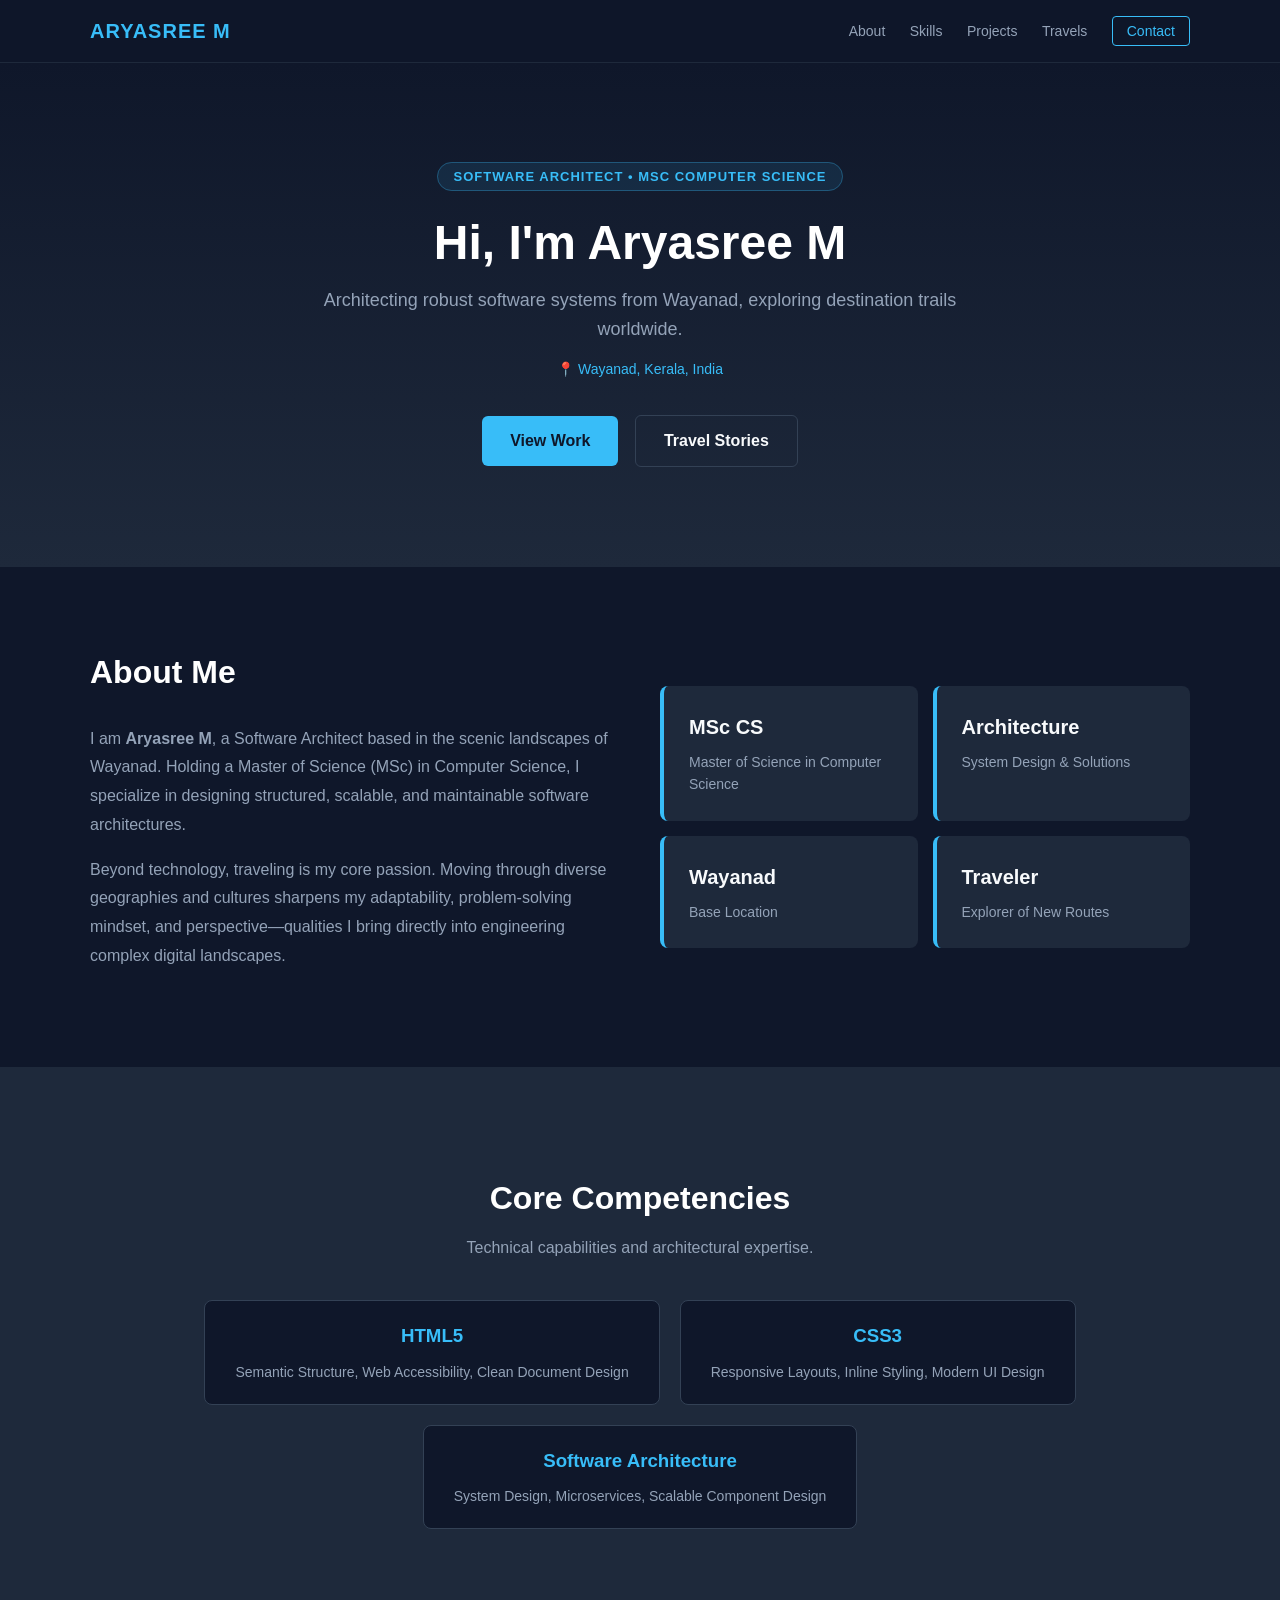
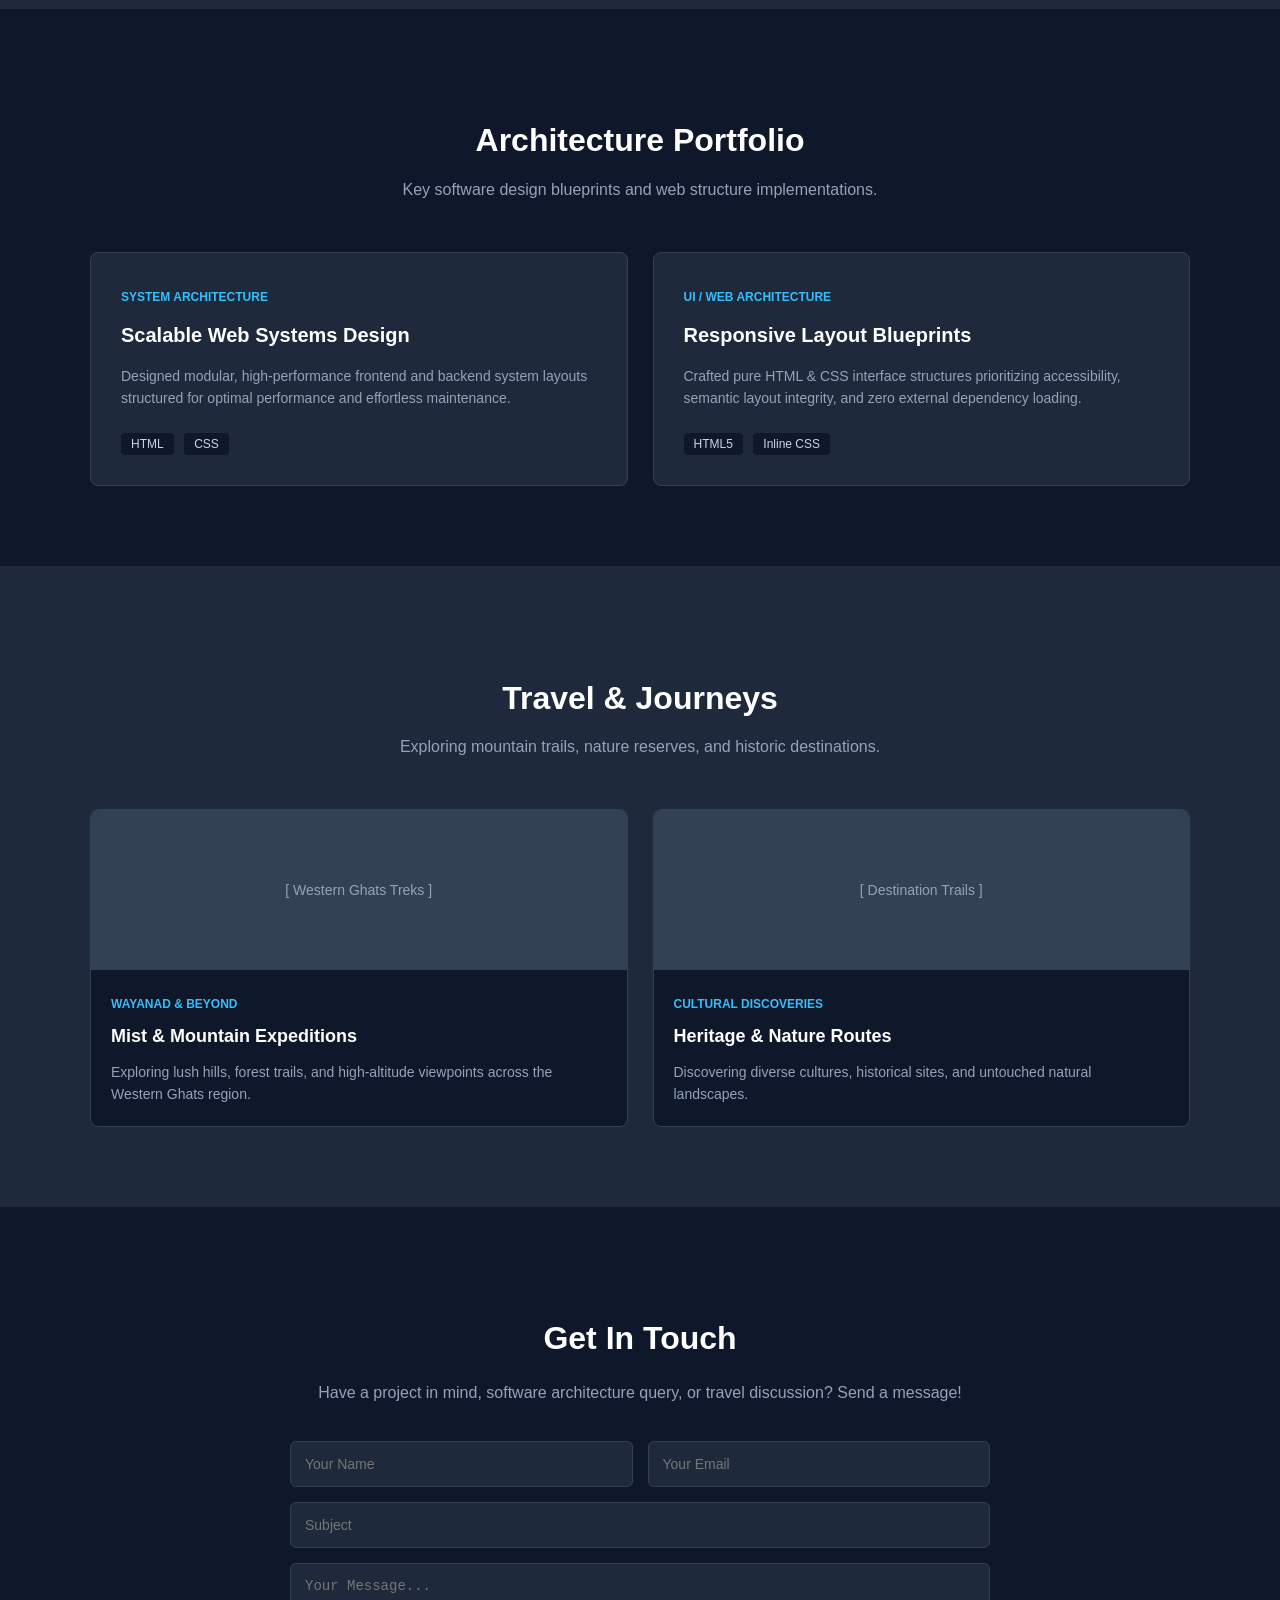
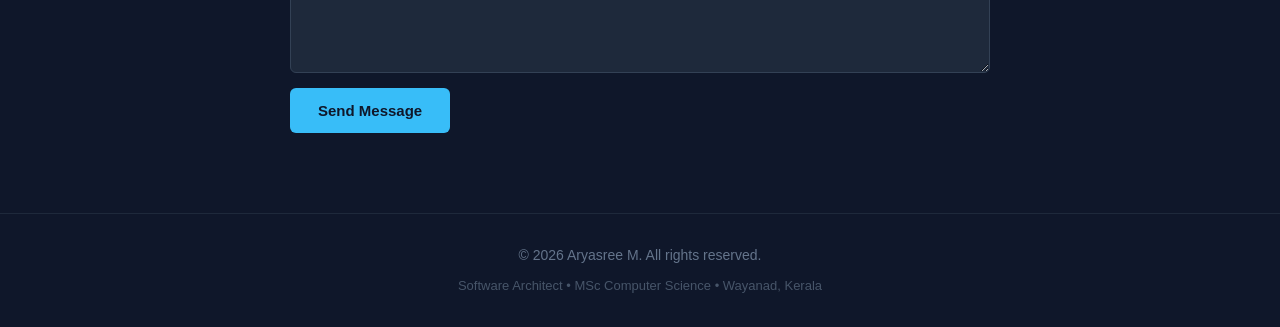
<file: index.html>
<!DOCTYPE html>
<html lang="en">
<head>
  <meta charset="UTF-8">
  <meta name="viewport" content="width=device-width, initial-scale=1.0">
  <title>Aryasree M | Software Architect & Explorer</title>
</head>
<body style="margin: 0; padding: 0; font-family: 'Segoe UI', Tahoma, Geneva, Verdana, sans-serif; background-color: #0f172a; color: #f8fafc; line-height: 1.6;">

  <!-- Navigation Header -->
  <header style="position: sticky; top: 0; background-color: rgba(15, 23, 42, 0.95); backdrop-filter: blur(8px); border-bottom: 1px solid #1e293b; z-index: 1000; padding: 15px 0;">
    <div style="max-width: 1100px; margin: 0 auto; display: flex; justify-content: space-between; align-items: center; padding: 0 20px;">
      <a href="#hero" style="font-size: 20px; font-weight: bold; color: #38bdf8; text-decoration: none; letter-spacing: 1px;">ARYASREE M</a>
      <nav>
        <a href="#about" style="color: #94a3b8; text-decoration: none; margin-left: 20px; font-size: 14px; font-weight: 500;">About</a>
        <a href="#skills" style="color: #94a3b8; text-decoration: none; margin-left: 20px; font-size: 14px; font-weight: 500;">Skills</a>
        <a href="#architecture" style="color: #94a3b8; text-decoration: none; margin-left: 20px; font-size: 14px; font-weight: 500;">Projects</a>
        <a href="#travels" style="color: #94a3b8; text-decoration: none; margin-left: 20px; font-size: 14px; font-weight: 500;">Travels</a>
        <a href="#contact" style="color: #38bdf8; text-decoration: none; margin-left: 20px; font-size: 14px; font-weight: 500; border: 1px solid #38bdf8; padding: 6px 14px; border-radius: 4px;">Contact</a>
      </nav>
    </div>
  </header>

  <!-- Hero Section -->
  <section id="hero" style="padding: 100px 20px; text-align: center; background: linear-gradient(180deg, #0f172a 0%, #1e293b 100%);">
    <div style="max-width: 800px; margin: 0 auto;">
      <span style="background-color: rgba(56, 189, 248, 0.1); color: #38bdf8; border: 1px solid rgba(56, 189, 248, 0.3); padding: 6px 16px; border-radius: 20px; font-size: 13px; font-weight: 600; text-transform: uppercase; letter-spacing: 1px;">Software Architect • MSc Computer Science</span>
      <h1 style="font-size: 48px; margin: 25px 0 15px 0; color: #ffffff; font-weight: 800; line-height: 1.2;">Hi, I'm Aryasree M</h1>
      <p style="font-size: 18px; color: #94a3b8; max-width: 650px; margin: 0 auto 10px auto;">Architecting robust software systems from Wayanad, exploring destination trails worldwide.</p>
      <p style="font-size: 14px; color: #38bdf8; margin-bottom: 35px;">📍 Wayanad, Kerala, India</p>
      <div>
        <a href="#architecture" style="background-color: #38bdf8; color: #0f172a; text-decoration: none; padding: 12px 28px; border-radius: 6px; font-weight: 600; display: inline-block; margin-right: 12px;">View Work</a>
        <a href="#travels" style="background-color: transparent; color: #f8fafc; text-decoration: none; padding: 12px 28px; border-radius: 6px; font-weight: 600; display: inline-block; border: 1px solid #334155;">Travel Stories</a>
      </div>
    </div>
  </section>

  <!-- About Section -->
  <section id="about" style="padding: 80px 20px; max-width: 1100px; margin: 0 auto;">
    <div style="display: flex; flex-wrap: wrap; gap: 40px; align-items: center;">
      <div style="flex: 1; min-width: 300px;">
        <h2 style="font-size: 32px; color: #ffffff; margin-top: 0;">About Me</h2>
        <p style="color: #94a3b8; font-size: 16px; line-height: 1.8;">
          I am <strong>Aryasree M</strong>, a Software Architect based in the scenic landscapes of Wayanad. Holding a Master of Science (MSc) in Computer Science, I specialize in designing structured, scalable, and maintainable software architectures.
        </p>
        <p style="color: #94a3b8; font-size: 16px; line-height: 1.8;">
          Beyond technology, traveling is my core passion. Moving through diverse geographies and cultures sharpens my adaptability, problem-solving mindset, and perspective—qualities I bring directly into engineering complex digital landscapes.
        </p>
      </div>
      <div style="flex: 1; min-width: 300px; display: grid; grid-template-columns: 1fr 1fr; gap: 15px;">
        <div style="background-color: #1e293b; padding: 25px; border-radius: 8px; border-left: 4px solid #38bdf8;">
          <h3 style="margin: 0 0 8px 0; color: #f8fafc; font-size: 20px;">MSc CS</h3>
          <p style="margin: 0; color: #94a3b8; font-size: 14px;">Master of Science in Computer Science</p>
        </div>
        <div style="background-color: #1e293b; padding: 25px; border-radius: 8px; border-left: 4px solid #38bdf8;">
          <h3 style="margin: 0 0 8px 0; color: #f8fafc; font-size: 20px;">Architecture</h3>
          <p style="margin: 0; color: #94a3b8; font-size: 14px;">System Design & Solutions</p>
        </div>
        <div style="background-color: #1e293b; padding: 25px; border-radius: 8px; border-left: 4px solid #38bdf8;">
          <h3 style="margin: 0 0 8px 0; color: #f8fafc; font-size: 20px;">Wayanad</h3>
          <p style="margin: 0; color: #94a3b8; font-size: 14px;">Base Location</p>
        </div>
        <div style="background-color: #1e293b; padding: 25px; border-radius: 8px; border-left: 4px solid #38bdf8;">
          <h3 style="margin: 0 0 8px 0; color: #f8fafc; font-size: 20px;">Traveler</h3>
          <p style="margin: 0; color: #94a3b8; font-size: 14px;">Explorer of New Routes</p>
        </div>
      </div>
    </div>
  </section>

  <!-- Skills Section -->
  <section id="skills" style="background-color: #1e293b; padding: 80px 20px;">
    <div style="max-width: 1100px; margin: 0 auto;">
      <div style="text-align: center; margin-bottom: 40px;">
        <h2 style="font-size: 32px; color: #ffffff; margin-bottom: 10px;">Core Competencies</h2>
        <p style="color: #94a3b8; max-width: 600px; margin: 0 auto;">Technical capabilities and architectural expertise.</p>
      </div>
      <div style="display: flex; justify-content: center; flex-wrap: wrap; gap: 20px;">
        <div style="background-color: #0f172a; padding: 20px 30px; border-radius: 8px; border: 1px solid #334155; min-width: 200px; text-align: center;">
          <h3 style="color: #38bdf8; margin: 0 0 10px 0;">HTML5</h3>
          <p style="color: #94a3b8; font-size: 14px; margin: 0;">Semantic Structure, Web Accessibility, Clean Document Design</p>
        </div>
        <div style="background-color: #0f172a; padding: 20px 30px; border-radius: 8px; border: 1px solid #334155; min-width: 200px; text-align: center;">
          <h3 style="color: #38bdf8; margin: 0 0 10px 0;">CSS3</h3>
          <p style="color: #94a3b8; font-size: 14px; margin: 0;">Responsive Layouts, Inline Styling, Modern UI Design</p>
        </div>
        <div style="background-color: #0f172a; padding: 20px 30px; border-radius: 8px; border: 1px solid #334155; min-width: 200px; text-align: center;">
          <h3 style="color: #38bdf8; margin: 0 0 10px 0;">Software Architecture</h3>
          <p style="color: #94a3b8; font-size: 14px; margin: 0;">System Design, Microservices, Scalable Component Design</p>
        </div>
      </div>
    </div>
  </section>

  <!-- Software Architecture Projects Section -->
  <section id="architecture" style="padding: 80px 20px; max-width: 1100px; margin: 0 auto;">
    <div style="text-align: center; margin-bottom: 50px;">
      <h2 style="font-size: 32px; color: #ffffff; margin-bottom: 10px;">Architecture Portfolio</h2>
      <p style="color: #94a3b8; max-width: 600px; margin: 0 auto;">Key software design blueprints and web structure implementations.</p>
    </div>

    <div style="display: grid; grid-template-columns: repeat(auto-fit, minmax(320px, 1fr)); gap: 25px;">
      <div style="background-color: #1e293b; border-radius: 8px; padding: 30px; border: 1px solid #334155;">
        <span style="font-size: 12px; font-weight: 700; color: #38bdf8; text-transform: uppercase;">System Architecture</span>
        <h3 style="font-size: 20px; color: #ffffff; margin: 10px 0;">Scalable Web Systems Design</h3>
        <p style="color: #94a3b8; font-size: 14px;">Designed modular, high-performance frontend and backend system layouts structured for optimal performance and effortless maintenance.</p>
        <div style="margin-top: 20px;">
          <span style="background-color: #0f172a; color: #cbd5e1; font-size: 12px; padding: 4px 10px; border-radius: 4px; margin-right: 6px;">HTML</span>
          <span style="background-color: #0f172a; color: #cbd5e1; font-size: 12px; padding: 4px 10px; border-radius: 4px;">CSS</span>
        </div>
      </div>

      <div style="background-color: #1e293b; border-radius: 8px; padding: 30px; border: 1px solid #334155;">
        <span style="font-size: 12px; font-weight: 700; color: #38bdf8; text-transform: uppercase;">UI / Web Architecture</span>
        <h3 style="font-size: 20px; color: #ffffff; margin: 10px 0;">Responsive Layout Blueprints</h3>
        <p style="color: #94a3b8; font-size: 14px;">Crafted pure HTML & CSS interface structures prioritizing accessibility, semantic layout integrity, and zero external dependency loading.</p>
        <div style="margin-top: 20px;">
          <span style="background-color: #0f172a; color: #cbd5e1; font-size: 12px; padding: 4px 10px; border-radius: 4px; margin-right: 6px;">HTML5</span>
          <span style="background-color: #0f172a; color: #cbd5e1; font-size: 12px; padding: 4px 10px; border-radius: 4px;">Inline CSS</span>
        </div>
      </div>
    </div>
  </section>

  <!-- Travel & Hobby Section -->
  <section id="travels" style="background-color: #1e293b; padding: 80px 20px;">
    <div style="max-width: 1100px; margin: 0 auto;">
      <div style="text-align: center; margin-bottom: 50px;">
        <h2 style="font-size: 32px; color: #ffffff; margin-bottom: 10px;">Travel & Journeys</h2>
        <p style="color: #94a3b8; max-width: 600px; margin: 0 auto;">Exploring mountain trails, nature reserves, and historic destinations.</p>
      </div>

      <div style="display: grid; grid-template-columns: repeat(auto-fit, minmax(300px, 1fr)); gap: 25px;">
        <div style="background-color: #0f172a; border-radius: 8px; overflow: hidden; border: 1px solid #334155;">
          <div style="background-color: #334155; height: 160px; display: flex; align-items: center; justify-content: center; color: #94a3b8; font-size: 14px;">
            [ Western Ghats Treks ]
          </div>
          <div style="padding: 20px;">
            <span style="color: #38bdf8; font-size: 12px; font-weight: 600;">WAYANAD & BEYOND</span>
            <h3 style="color: #ffffff; margin: 6px 0 10px 0; font-size: 18px;">Mist & Mountain Expeditions</h3>
            <p style="color: #94a3b8; font-size: 14px; margin: 0;">Exploring lush hills, forest trails, and high-altitude viewpoints across the Western Ghats region.</p>
          </div>
        </div>

        <div style="background-color: #0f172a; border-radius: 8px; overflow: hidden; border: 1px solid #334155;">
          <div style="background-color: #334155; height: 160px; display: flex; align-items: center; justify-content: center; color: #94a3b8; font-size: 14px;">
            [ Destination Trails ]
          </div>
          <div style="padding: 20px;">
            <span style="color: #38bdf8; font-size: 12px; font-weight: 600;">CULTURAL DISCOVERIES</span>
            <h3 style="color: #ffffff; margin: 6px 0 10px 0; font-size: 18px;">Heritage & Nature Routes</h3>
            <p style="color: #94a3b8; font-size: 14px; margin: 0;">Discovering diverse cultures, historical sites, and untouched natural landscapes.</p>
          </div>
        </div>
      </div>
    </div>
  </section>

  <!-- Contact Section -->
  <section id="contact" style="padding: 80px 20px; max-width: 700px; margin: 0 auto; text-align: center;">
    <h2 style="font-size: 32px; color: #ffffff; margin-bottom: 15px;">Get In Touch</h2>
    <p style="color: #94a3b8; margin-bottom: 35px;">Have a project in mind, software architecture query, or travel discussion? Send a message!</p>

    <form style="display: flex; flex-direction: column; gap: 15px; text-align: left;" action="#" method="post" onsubmit="return false;">
      <div style="display: flex; gap: 15px;">
        <input type="text" placeholder="Your Name" style="flex: 1; padding: 14px; background-color: #1e293b; border: 1px solid #334155; border-radius: 6px; color: #ffffff; font-size: 14px; outline: none;">
        <input type="email" placeholder="Your Email" style="flex: 1; padding: 14px; background-color: #1e293b; border: 1px solid #334155; border-radius: 6px; color: #ffffff; font-size: 14px; outline: none;">
      </div>
      <input type="text" placeholder="Subject" style="width: 100%; padding: 14px; background-color: #1e293b; border: 1px solid #334155; border-radius: 6px; color: #ffffff; font-size: 14px; outline: none; box-sizing: border-box;">
      <textarea rows="5" placeholder="Your Message..." style="width: 100%; padding: 14px; background-color: #1e293b; border: 1px solid #334155; border-radius: 6px; color: #ffffff; font-size: 14px; outline: none; box-sizing: border-box; resize: vertical;"></textarea>
      <button type="submit" style="background-color: #38bdf8; color: #0f172a; border: none; padding: 14px 28px; font-weight: 700; border-radius: 6px; cursor: pointer; font-size: 15px; align-self: flex-start;">Send Message</button>
    </form>
  </section>

  <!-- Footer -->
  <footer style="padding: 30px 20px; text-align: center; border-top: 1px solid #1e293b; color: #64748b; font-size: 14px; background-color: #0f172a;">
    <div style="max-width: 1100px; margin: 0 auto;">
      <p style="margin: 0 0 10px 0;">&copy; 2026 Aryasree M. All rights reserved.</p>
      <p style="margin: 0; color: #475569; font-size: 13px;">Software Architect • MSc Computer Science • Wayanad, Kerala</p>
    </div>
  </footer>

</body>
</html>
</file>
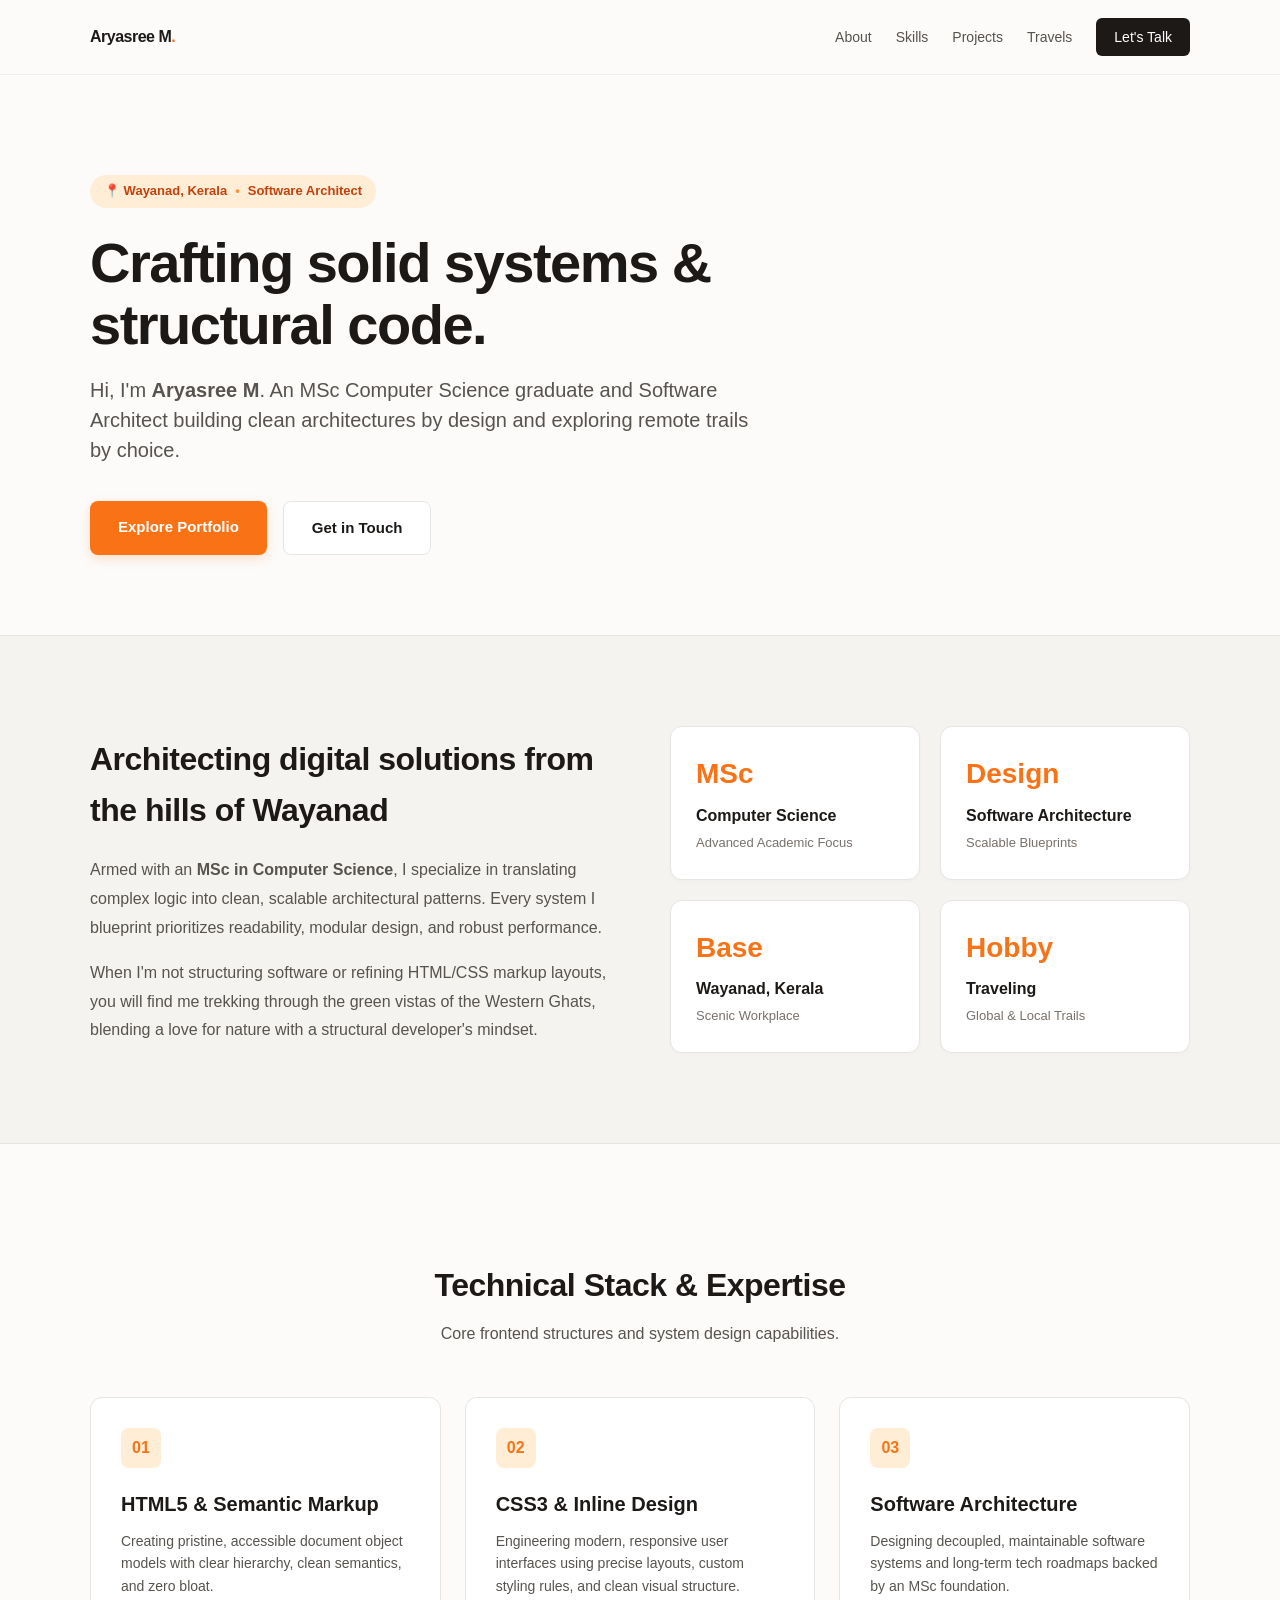
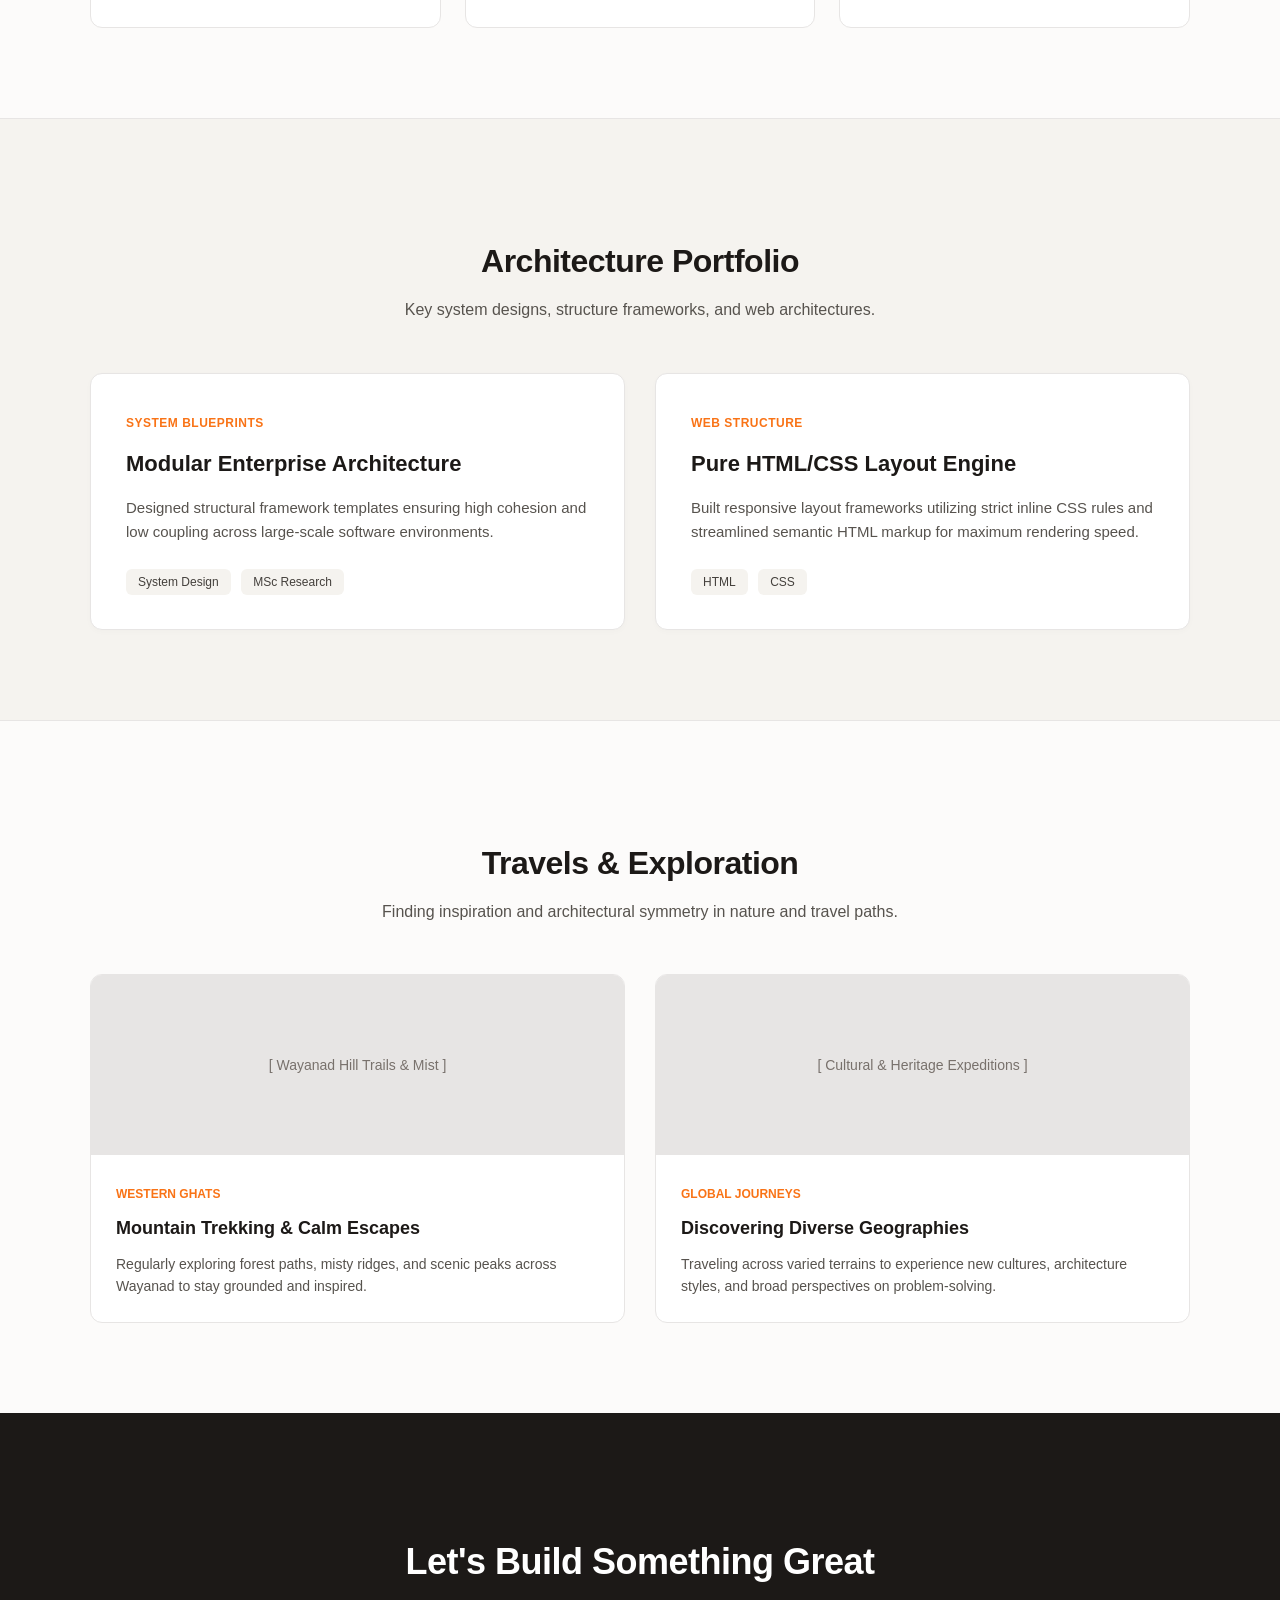
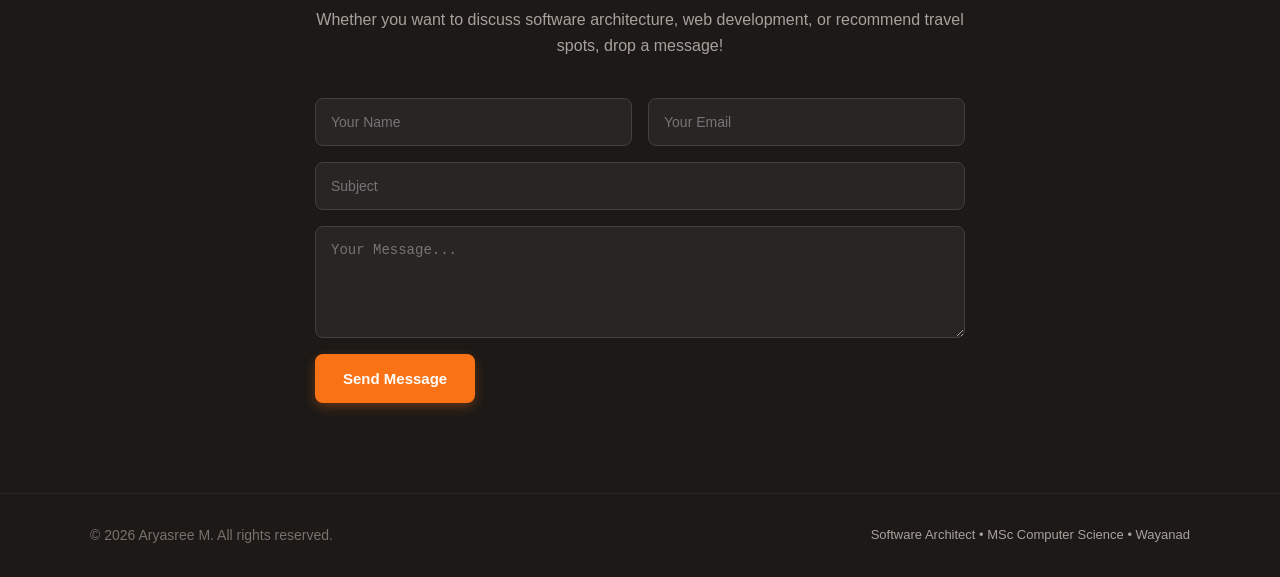
<file: index1.html>
<!DOCTYPE html>
<html lang="en">
<head>
  <meta charset="UTF-8">
  <meta name="viewport" content="width=device-width, initial-scale=1.0">
  <title>Aryasree M | Software Architect & Explorer</title>
</head>
<body style="margin: 0; padding: 0; font-family: 'Inter', -apple-system, BlinkMacSystemFont, 'Segoe UI', Roboto, sans-serif; background-color: #fcfbfa; color: #1c1917; line-height: 1.6;">

  <!-- Navigation Header -->
  <header style="position: sticky; top: 0; background-color: rgba(252, 251, 250, 0.9); backdrop-filter: blur(12px); border-bottom: 1px solid #f0eeeb; z-index: 1000; padding: 18px 0;">
    <div style="max-width: 1100px; margin: 0 auto; display: flex; justify-content: space-between; align-items: center; padding: 0 30px;">
      <a href="#hero" style="font-size: 16px; font-weight: 700; color: #1c1917; text-decoration: none; letter-spacing: -0.5px;">Aryasree M<span style="color: #f97316;">.</span></a>
      <nav style="display: flex; align-items: center; gap: 24px;">
        <a href="#about" style="color: #57534e; text-decoration: none; font-size: 14px; font-weight: 500;">About</a>
        <a href="#skills" style="color: #57534e; text-decoration: none; font-size: 14px; font-weight: 500;">Skills</a>
        <a href="#architecture" style="color: #57534e; text-decoration: none; font-size: 14px; font-weight: 500;">Projects</a>
        <a href="#travels" style="color: #57534e; text-decoration: none; font-size: 14px; font-weight: 500;">Travels</a>
        <a href="#contact" style="background-color: #1c1917; color: #ffffff; text-decoration: none; padding: 8px 18px; border-radius: 6px; font-size: 14px; font-weight: 500;">Let's Talk</a>
      </nav>
    </div>
  </header>

  <!-- Hero Section -->
  <section id="hero" style="padding: 100px 30px 80px 30px; max-width: 1100px; margin: 0 auto;">
    <div style="display: flex; flex-direction: column; align-items: flex-start; max-width: 800px;">
      <div style="display: inline-flex; align-items: center; gap: 8px; background-color: #ffedd5; color: #c2410c; padding: 6px 14px; border-radius: 20px; font-size: 13px; font-weight: 600; margin-bottom: 24px;">
        <span>📍 Wayanad, Kerala</span>
        <span style="color: #fb923c;">•</span>
        <span>Software Architect</span>
      </div>
      <h1 style="font-size: 56px; margin: 0 0 20px 0; color: #1c1917; font-weight: 800; line-height: 1.1; letter-spacing: -1.5px;">
        Crafting solid systems & structural code.
      </h1>
      <p style="font-size: 20px; color: #57534e; margin: 0 0 36px 0; line-height: 1.5; max-width: 680px;">
        Hi, I'm <strong>Aryasree M</strong>. An MSc Computer Science graduate and Software Architect building clean architectures by design and exploring remote trails by choice.
      </p>
      <div style="display: flex; gap: 16px;">
        <a href="#architecture" style="background-color: #f97316; color: #ffffff; text-decoration: none; padding: 14px 28px; border-radius: 8px; font-weight: 600; font-size: 15px; box-shadow: 0 4px 12px rgba(249, 115, 22, 0.2);">Explore Portfolio</a>
        <a href="#contact" style="background-color: #ffffff; color: #1c1917; text-decoration: none; padding: 14px 28px; border-radius: 8px; font-weight: 600; font-size: 15px; border: 1px solid #e7e5e4;">Get in Touch</a>
      </div>
    </div>
  </section>

  <!-- About Section -->
  <section id="about" style="background-color: #f5f3ef; padding: 90px 30px; border-top: 1px solid #e7e5e4; border-bottom: 1px solid #e7e5e4;">
    <div style="max-width: 1100px; margin: 0 auto; display: flex; flex-wrap: wrap; gap: 60px; align-items: center;">
      <div style="flex: 1; min-width: 300px;">
        <h2 style="font-size: 32px; color: #1c1917; margin: 0 0 20px 0; letter-spacing: -0.5px;">Architecting digital solutions from the hills of Wayanad</h2>
        <p style="color: #57534e; font-size: 16px; line-height: 1.8; margin-bottom: 16px;">
          Armed with an <strong>MSc in Computer Science</strong>, I specialize in translating complex logic into clean, scalable architectural patterns. Every system I blueprint prioritizes readability, modular design, and robust performance.
        </p>
        <p style="color: #57534e; font-size: 16px; line-height: 1.8; margin: 0;">
          When I'm not structuring software or refining HTML/CSS markup layouts, you will find me trekking through the green vistas of the Western Ghats, blending a love for nature with a structural developer's mindset.
        </p>
      </div>
      <div style="flex: 1; min-width: 300px; display: grid; grid-template-columns: 1fr 1fr; gap: 20px;">
        <div style="background-color: #ffffff; padding: 25px; border-radius: 12px; border: 1px solid #e7e5e4; box-shadow: 0 2px 4px rgba(0,0,0,0.02);">
          <span style="font-size: 28px; font-weight: 800; color: #f97316; display: block; margin-bottom: 6px;">MSc</span>
          <h3 style="margin: 0 0 4px 0; color: #1c1917; font-size: 16px;">Computer Science</h3>
          <p style="margin: 0; color: #78716c; font-size: 13px;">Advanced Academic Focus</p>
        </div>
        <div style="background-color: #ffffff; padding: 25px; border-radius: 12px; border: 1px solid #e7e5e4; box-shadow: 0 2px 4px rgba(0,0,0,0.02);">
          <span style="font-size: 28px; font-weight: 800; color: #f97316; display: block; margin-bottom: 6px;">Design</span>
          <h3 style="margin: 0 0 4px 0; color: #1c1917; font-size: 16px;">Software Architecture</h3>
          <p style="margin: 0; color: #78716c; font-size: 13px;">Scalable Blueprints</p>
        </div>
        <div style="background-color: #ffffff; padding: 25px; border-radius: 12px; border: 1px solid #e7e5e4; box-shadow: 0 2px 4px rgba(0,0,0,0.02);">
          <span style="font-size: 28px; font-weight: 800; color: #f97316; display: block; margin-bottom: 6px;">Base</span>
          <h3 style="margin: 0 0 4px 0; color: #1c1917; font-size: 16px;">Wayanad, Kerala</h3>
          <p style="margin: 0; color: #78716c; font-size: 13px;">Scenic Workplace</p>
        </div>
        <div style="background-color: #ffffff; padding: 25px; border-radius: 12px; border: 1px solid #e7e5e4; box-shadow: 0 2px 4px rgba(0,0,0,0.02);">
          <span style="font-size: 28px; font-weight: 800; color: #f97316; display: block; margin-bottom: 6px;">Hobby</span>
          <h3 style="margin: 0 0 4px 0; color: #1c1917; font-size: 16px;">Traveling</h3>
          <p style="margin: 0; color: #78716c; font-size: 13px;">Global & Local Trails</p>
        </div>
      </div>
    </div>
  </section>

  <!-- Skills Section -->
  <section id="skills" style="padding: 90px 30px; max-width: 1100px; margin: 0 auto;">
    <div style="text-align: center; margin-bottom: 50px;">
      <h2 style="font-size: 32px; color: #1c1917; margin-bottom: 10px; letter-spacing: -0.5px;">Technical Stack & Expertise</h2>
      <p style="color: #57534e; max-width: 600px; margin: 0 auto; font-size: 16px;">Core frontend structures and system design capabilities.</p>
    </div>
    <div style="display: grid; grid-template-columns: repeat(auto-fit, minmax(280px, 1fr)); gap: 24px;">
      <div style="background-color: #ffffff; padding: 30px; border-radius: 12px; border: 1px solid #e7e5e4;">
        <div style="width: 40px; height: 40px; background-color: #ffedd5; border-radius: 8px; display: flex; align-items: center; justify-content: center; color: #f97316; font-weight: bold; margin-bottom: 20px;">01</div>
        <h3 style="color: #1c1917; margin: 0 0 10px 0; font-size: 20px;">HTML5 & Semantic Markup</h3>
        <p style="color: #57534e; font-size: 14px; margin: 0; line-height: 1.6;">Creating pristine, accessible document object models with clear hierarchy, clean semantics, and zero bloat.</p>
      </div>
      <div style="background-color: #ffffff; padding: 30px; border-radius: 12px; border: 1px solid #e7e5e4;">
        <div style="width: 40px; height: 40px; background-color: #ffedd5; border-radius: 8px; display: flex; align-items: center; justify-content: center; color: #f97316; font-weight: bold; margin-bottom: 20px;">02</div>
        <h3 style="color: #1c1917; margin: 0 0 10px 0; font-size: 20px;">CSS3 & Inline Design</h3>
        <p style="color: #57534e; font-size: 14px; margin: 0; line-height: 1.6;">Engineering modern, responsive user interfaces using precise layouts, custom styling rules, and clean visual structure.</p>
      </div>
      <div style="background-color: #ffffff; padding: 30px; border-radius: 12px; border: 1px solid #e7e5e4;">
        <div style="width: 40px; height: 40px; background-color: #ffedd5; border-radius: 8px; display: flex; align-items: center; justify-content: center; color: #f97316; font-weight: bold; margin-bottom: 20px;">03</div>
        <h3 style="color: #1c1917; margin: 0 0 10px 0; font-size: 20px;">Software Architecture</h3>
        <p style="color: #57534e; font-size: 14px; margin: 0; line-height: 1.6;">Designing decoupled, maintainable software systems and long-term tech roadmaps backed by an MSc foundation.</p>
      </div>
    </div>
  </section>

  <!-- Software Architecture Projects Section -->
  <section id="architecture" style="background-color: #f5f3ef; padding: 90px 30px; border-top: 1px solid #e7e5e4; border-bottom: 1px solid #e7e5e4;">
    <div style="max-width: 1100px; margin: 0 auto;">
      <div style="text-align: center; margin-bottom: 50px;">
        <h2 style="font-size: 32px; color: #1c1917; margin-bottom: 10px; letter-spacing: -0.5px;">Architecture Portfolio</h2>
        <p style="color: #57534e; max-width: 600px; margin: 0 auto; font-size: 16px;">Key system designs, structure frameworks, and web architectures.</p>
      </div>

      <div style="display: grid; grid-template-columns: repeat(auto-fit, minmax(320px, 1fr)); gap: 30px;">
        <div style="background-color: #ffffff; border-radius: 12px; padding: 35px; border: 1px solid #e7e5e4; box-shadow: 0 2px 6px rgba(0,0,0,0.02);">
          <span style="font-size: 12px; font-weight: 700; color: #f97316; text-transform: uppercase; letter-spacing: 0.5px;">System Blueprints</span>
          <h3 style="font-size: 22px; color: #1c1917; margin: 12px 0 10px 0;">Modular Enterprise Architecture</h3>
          <p style="color: #57534e; font-size: 15px; line-height: 1.6; margin-bottom: 24px;">Designed structural framework templates ensuring high cohesion and low coupling across large-scale software environments.</p>
          <div>
            <span style="background-color: #f5f3ef; color: #44403c; font-size: 12px; font-weight: 500; padding: 6px 12px; border-radius: 6px; margin-right: 6px;">System Design</span>
            <span style="background-color: #f5f3ef; color: #44403c; font-size: 12px; font-weight: 500; padding: 6px 12px; border-radius: 6px;">MSc Research</span>
          </div>
        </div>

        <div style="background-color: #ffffff; border-radius: 12px; padding: 35px; border: 1px solid #e7e5e4; box-shadow: 0 2px 6px rgba(0,0,0,0.02);">
          <span style="font-size: 12px; font-weight: 700; color: #f97316; text-transform: uppercase; letter-spacing: 0.5px;">Web Structure</span>
          <h3 style="font-size: 22px; color: #1c1917; margin: 12px 0 10px 0;">Pure HTML/CSS Layout Engine</h3>
          <p style="color: #57534e; font-size: 15px; line-height: 1.6; margin-bottom: 24px;">Built responsive layout frameworks utilizing strict inline CSS rules and streamlined semantic HTML markup for maximum rendering speed.</p>
          <div>
            <span style="background-color: #f5f3ef; color: #44403c; font-size: 12px; font-weight: 500; padding: 6px 12px; border-radius: 6px; margin-right: 6px;">HTML</span>
            <span style="background-color: #f5f3ef; color: #44403c; font-size: 12px; font-weight: 500; padding: 6px 12px; border-radius: 6px;">CSS</span>
          </div>
        </div>
      </div>
    </div>
  </section>

  <!-- Travel & Hobby Section -->
  <section id="travels" style="padding: 90px 30px; max-width: 1100px; margin: 0 auto;">
    <div style="text-align: center; margin-bottom: 50px;">
      <h2 style="font-size: 32px; color: #1c1917; margin-bottom: 10px; letter-spacing: -0.5px;">Travels & Exploration</h2>
      <p style="color: #57534e; max-width: 600px; margin: 0 auto; font-size: 16px;">Finding inspiration and architectural symmetry in nature and travel paths.</p>
    </div>

    <div style="display: grid; grid-template-columns: repeat(auto-fit, minmax(320px, 1fr)); gap: 30px;">
      <div style="background-color: #ffffff; border-radius: 12px; overflow: hidden; border: 1px solid #e7e5e4;">
        <div style="background-color: #e7e5e4; height: 180px; display: flex; align-items: center; justify-content: center; color: #78716c; font-size: 14px; font-weight: 500;">
          [ Wayanad Hill Trails & Mist ]
        </div>
        <div style="padding: 25px;">
          <span style="color: #f97316; font-size: 12px; font-weight: 700; text-transform: uppercase;">Western Ghats</span>
          <h3 style="color: #1c1917; margin: 8px 0 10px 0; font-size: 18px;">Mountain Trekking & Calm Escapes</h3>
          <p style="color: #57534e; font-size: 14px; margin: 0; line-height: 1.6;">Regularly exploring forest paths, misty ridges, and scenic peaks across Wayanad to stay grounded and inspired.</p>
        </div>
      </div>

      <div style="background-color: #ffffff; border-radius: 12px; overflow: hidden; border: 1px solid #e7e5e4;">
        <div style="background-color: #e7e5e4; height: 180px; display: flex; align-items: center; justify-content: center; color: #78716c; font-size: 14px; font-weight: 500;">
          [ Cultural & Heritage Expeditions ]
        </div>
        <div style="padding: 25px;">
          <span style="color: #f97316; font-size: 12px; font-weight: 700; text-transform: uppercase;">Global Journeys</span>
          <h3 style="color: #1c1917; margin: 8px 0 10px 0; font-size: 18px;">Discovering Diverse Geographies</h3>
          <p style="color: #57534e; font-size: 14px; margin: 0; line-height: 1.6;">Traveling across varied terrains to experience new cultures, architecture styles, and broad perspectives on problem-solving.</p>
        </div>
      </div>
    </div>
  </section>

  <!-- Contact Section -->
  <section id="contact" style="background-color: #1c1917; color: #ffffff; padding: 90px 30px;">
    <div style="max-width: 650px; margin: 0 auto; text-align: center;">
      <h2 style="font-size: 36px; margin-bottom: 12px; letter-spacing: -0.5px;">Let's Build Something Great</h2>
      <p style="color: #a8a29e; margin-bottom: 40px; font-size: 16px;">Whether you want to discuss software architecture, web development, or recommend travel spots, drop a message!</p>

      <form style="display: flex; flex-direction: column; gap: 16px; text-align: left;" action="#" method="post" onsubmit="return false;">
        <div style="display: flex; gap: 16px;">
          <input type="text" placeholder="Your Name" style="flex: 1; padding: 15px; background-color: #292524; border: 1px solid #44403c; border-radius: 8px; color: #ffffff; font-size: 14px; outline: none;">
          <input type="email" placeholder="Your Email" style="flex: 1; padding: 15px; background-color: #292524; border: 1px solid #44403c; border-radius: 8px; color: #ffffff; font-size: 14px; outline: none;">
        </div>
        <input type="text" placeholder="Subject" style="width: 100%; padding: 15px; background-color: #292524; border: 1px solid #44403c; border-radius: 8px; color: #ffffff; font-size: 14px; outline: none; box-sizing: border-box;">
        <textarea rows="5" placeholder="Your Message..." style="width: 100%; padding: 15px; background-color: #292524; border: 1px solid #44403c; border-radius: 8px; color: #ffffff; font-size: 14px; outline: none; box-sizing: border-box; resize: vertical;"></textarea>
        <button type="submit" style="background-color: #f97316; color: #ffffff; border: none; padding: 16px 28px; font-weight: 600; border-radius: 8px; cursor: pointer; font-size: 15px; align-self: flex-start; box-shadow: 0 4px 12px rgba(249, 115, 22, 0.3);">Send Message</button>
      </form>
    </div>
  </section>

  <!-- Footer -->
  <footer style="padding: 30px 30px; text-align: center; border-top: 1px solid #292524; color: #78716c; font-size: 14px; background-color: #1c1917;">
    <div style="max-width: 1100px; margin: 0 auto; display: flex; justify-content: space-between; align-items: center; flex-wrap: wrap; gap: 15px;">
      <p style="margin: 0;">&copy; 2026 Aryasree M. All rights reserved.</p>
      <p style="margin: 0; color: #a8a29e; font-size: 13px;">Software Architect • MSc Computer Science • Wayanad</p>
    </div>
  </footer>

</body>
</html>
</file>
